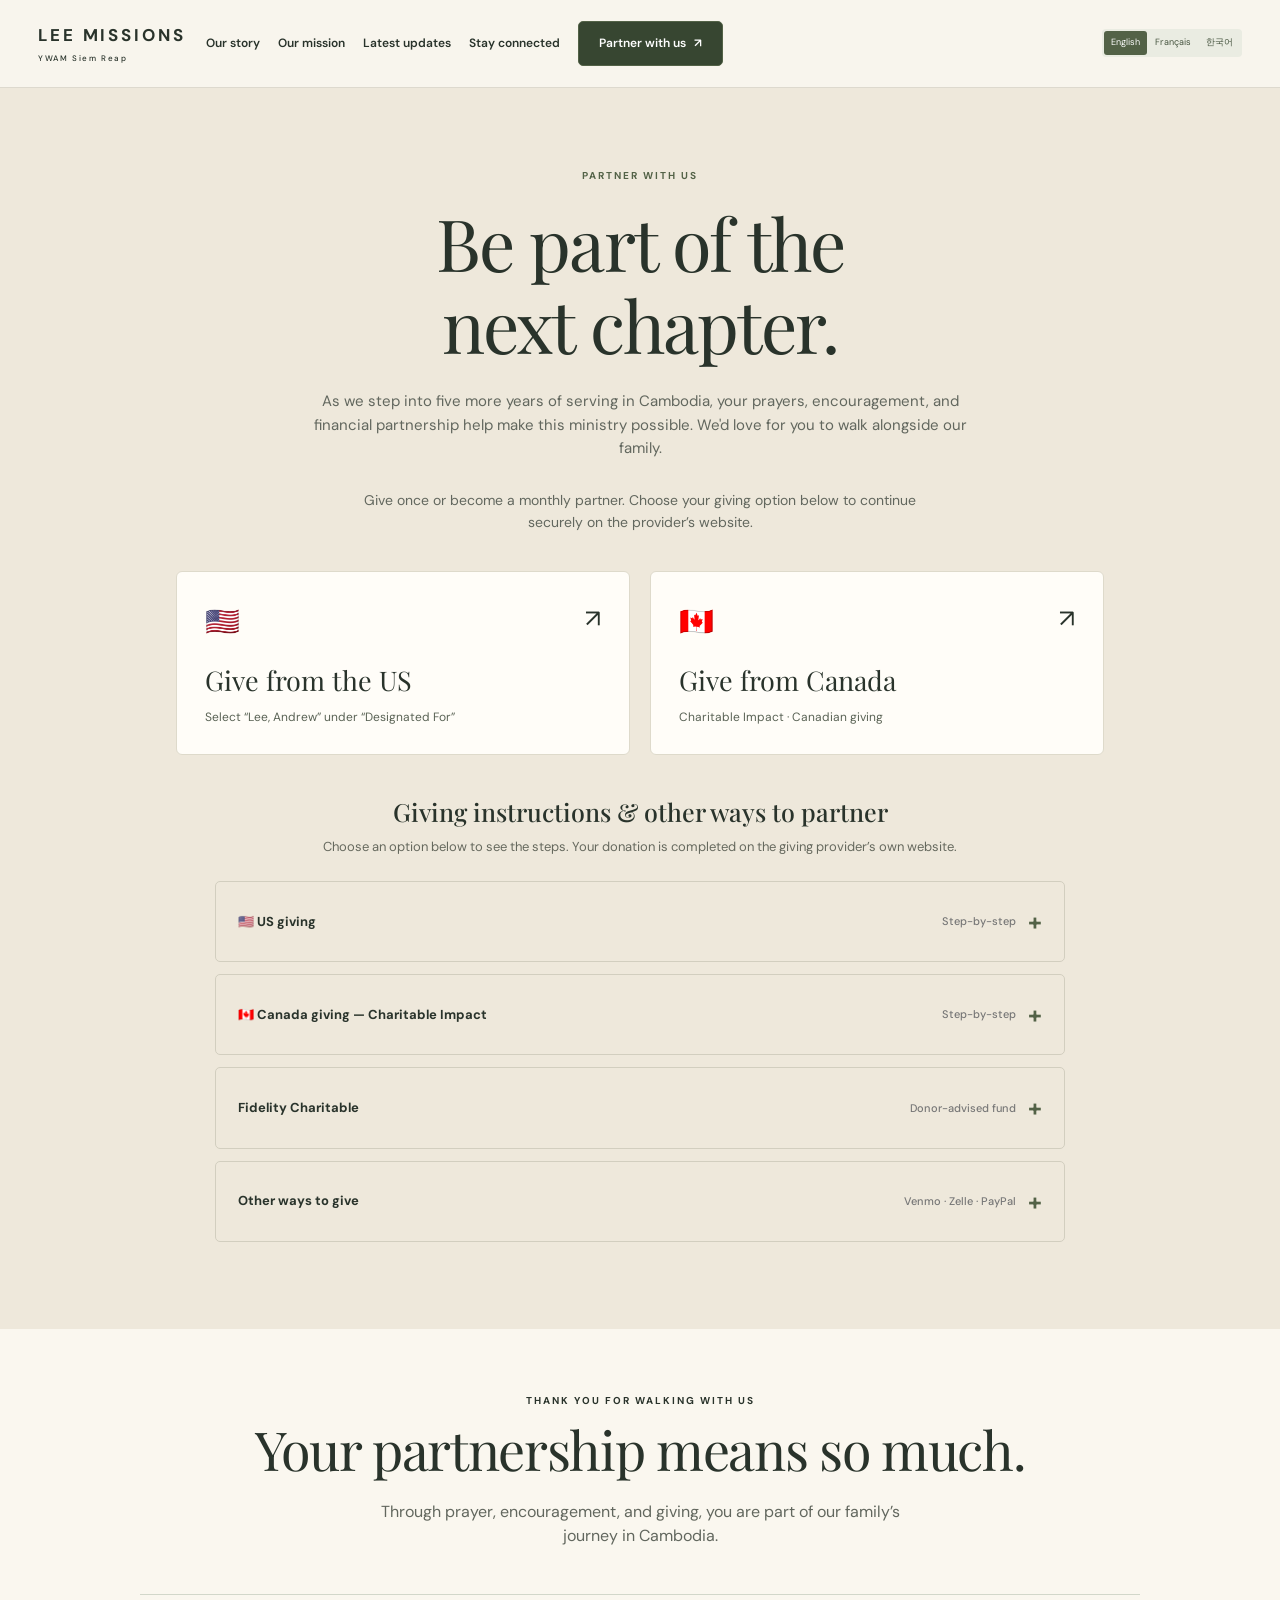
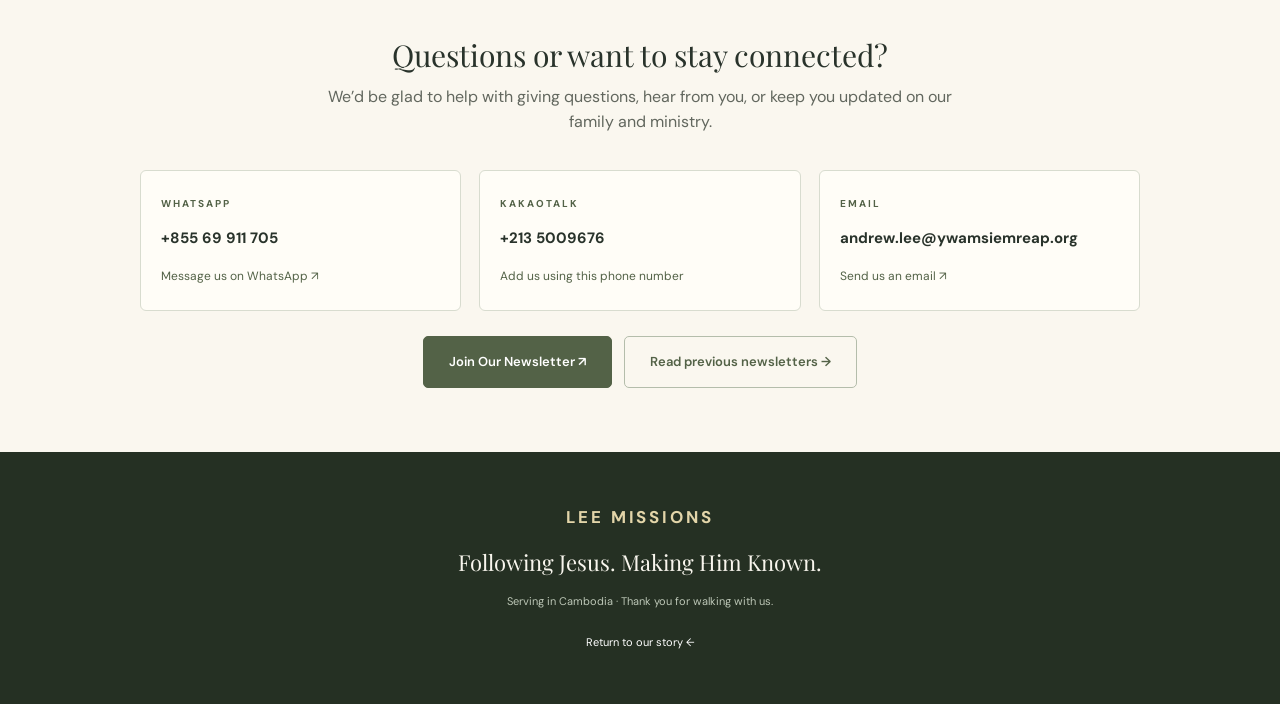
<file: donate/index.html>
<!DOCTYPE html>

<html lang="en"><head><meta charset="utf-8"/><meta content="width=device-width, initial-scale=1" name="viewport"/><meta content="#f8f5ed" name="theme-color"/><title>Donate | Lee Missions</title><link href="https://fonts.googleapis.com" rel="preconnect"/><link crossorigin="" href="https://fonts.gstatic.com" rel="preconnect"/><link href="https://fonts.googleapis.com/css2?family=DM+Sans:wght@400;500;600;700&amp;family=Playfair+Display:wght@400;500;600&amp;display=swap" rel="stylesheet"/><meta name="description" content="Support the Lee family’s ministry in Cambodia. Find US and Canadian giving options, monthly partnership, and other ways to give."><link rel="stylesheet" href="../styles.css"><script src="../script.js" defer></script><script src="../i18n.js" defer></script></head><body class="donate-page"><a class="skip-link" href="#main">Skip to content</a><header><nav class="nav" aria-label="Main navigation"><a class="brand" href="../index.html#home">LEE MISSIONS<span>YWAM Siem Reap</span></a><button class="menu-toggle" aria-expanded="false" aria-controls="navigation" type="button">Menu <span aria-hidden="true">☰</span></button><div class="navlinks" id="navigation"><a href="../index.html#family">Our story</a><a href="../index.html#mission">Our mission</a><a href="../index.html#now">Latest updates</a><a href="../index.html#connect">Stay connected</a><a class="pill" href="#give" aria-current="page">Partner with us <span aria-hidden="true">↗</span></a></div><div class="language-switch" role="group" aria-label="Website language"><button type="button" data-language="en" lang="en" aria-pressed="true">English</button><button type="button" data-language="fr" lang="fr" aria-pressed="false">Français</button><button type="button" data-language="ko" lang="ko" aria-pressed="false">한국어</button></div></nav></header><main id="main"><section class="giving" id="give"><div class="wrap center"><div class="eyebrow" style="color:var(--olive)">Partner with us</div><h1 class="section-title">Be part of the<br>next chapter.</h1><p class="lead">As we step into five more years of serving in Cambodia, your prayers, encouragement, and financial partnership help make this ministry possible. We'd love for you to walk alongside our family.</p><p class="donation-intro">Give once or become a monthly partner. Choose your giving option below to continue securely on the provider’s website.</p><div class="give-grid"><a class="give-card" href="https://giving.ywammontana.org/support" rel="noopener noreferrer" target="_blank"><span class="arrow">↗</span><span class="flag">🇺🇸</span><strong>Give from the US</strong><small>Select “Lee, Andrew” under “Designated For”</small></a><a class="give-card" href="https://my.charitableimpact.com/groups/mission-cambodge-la23" rel="noopener noreferrer" target="_blank"><span class="arrow">↗</span><span class="flag">🇨🇦</span><strong>Give from Canada</strong><small>Charitable Impact · Canadian giving</small></a></div><div class="giving-instructions">
<h3>Giving instructions &amp; other ways to partner</h3>
<p class="give-sub">Choose an option below to see the steps. Your donation is completed on the giving provider’s own website.</p>
<details><summary>🇺🇸 US giving <span>Step-by-step</span></summary><div class="detail-body"><p class="processor-note"><strong>Why the form opens on another organization’s website:</strong> YWAM Montana helps process US donations for our ministry. We serve with YWAM Siem Reap in Cambodia.</p><ol><li>Click Continue to US giving below to open the secure donation form.</li><li>Under Designated For, scroll down and select Lee, Andrew.</li><li>Enter the amount you would like to give.</li><li>Choose a one-time or monthly recurring donation.</li><li>For monthly support, consider creating an account to manage and track donations.</li></ol><a class="pill" href="https://giving.ywammontana.org/support" rel="noopener noreferrer" target="_blank">Continue to US giving ↗</a></div></details>
<details><summary>🇨🇦 Canada giving — Charitable Impact <span>Step-by-step</span></summary><div class="detail-body"><ol><li>Open the Mission Cambodge giving page on Charitable Impact.</li><li>Choose Envoyer une fois (one-time) or Envoyer mensuellement (monthly), and enter the amount in CAD.</li><li>Complete the email, payment card, and Destinataire du reçu fiscal (tax receipt recipient) details requested on the form.</li><li>Review the details and submit on Charitable Impact.</li></ol><a class="pill" href="https://my.charitableimpact.com/groups/mission-cambodge-la23" rel="noopener noreferrer" target="_blank">Give through Charitable Impact ↗</a><p class="fine">The giving provider’s form and instructions may change.</p></div></details>
<details><summary>Fidelity Charitable <span>Donor-advised fund</span></summary><div class="detail-body"><p>If you have a Fidelity Charitable Giving Account, use the following organization details when recommending a grant:</p><dl class="info-list"><div><dt>Organization</dt><dd>YWAM Montana</dd></div><div><dt>Tax ID (EIN)</dt><dd>81-6037128</dd></div><div><dt>Address</dt><dd>501 Blacktail Road, Lakeside, MT 59922</dd></div><div><dt>Use / Purpose</dt><dd>Andrew Lee</dd></div></dl><p class="fine">Grant eligibility and any restrictions are determined by Fidelity Charitable.</p></div></details>
<details><summary>Other ways to give <span>Venmo · Zelle · PayPal</span></summary><div class="detail-body"><div class="alternate"><div><strong>Venmo</strong><p>@andrewreeee</p><a href="https://venmo.com/u/andrewreeee" rel="noopener noreferrer" target="_blank">Open Venmo ↗</a></div><div><strong>Zelle</strong><p>+1 (213) 500-9676</p><button class="copy-btn" id="copy-zelle" type="button">Copy Zelle number</button></div><div><strong>PayPal</strong><p>@swizzyyy</p><a href="https://www.paypal.me/swizzyyy" rel="noopener noreferrer" target="_blank">Open PayPal ↗</a></div></div><p class="fine">Personal payment methods are not presented as tax-deductible charitable donations.</p></div></details>
</div></div></section><section class="donation-thanks"><div class="wrap"><div class="center"><div class="eyebrow">Thank you for walking with us</div><h2 class="section-title">Your partnership means so much.</h2><p>Through prayer, encouragement, and giving, you are part of our family’s journey in Cambodia.</p></div><div class="donate-connect"><div class="center"><h3>Questions or want to stay connected?</h3><p>We’d be glad to help with giving questions, hear from you, or keep you updated on our family and ministry.</p></div><div class="contact-grid"><a class="contact-card" href="https://wa.me/85569911705" target="_blank" rel="noopener noreferrer"><span class="eyebrow">WhatsApp</span><strong data-no-translate>+855 69 911 705</strong><span>Message us on WhatsApp ↗</span></a><div class="contact-card"><span class="eyebrow">KakaoTalk</span><strong data-no-translate>+213 5009676</strong><span>Add us using this phone number</span></div><a class="contact-card" href="mailto:andrew.lee@ywamsiemreap.org"><span class="eyebrow">Email</span><strong data-no-translate>andrew.lee@ywamsiemreap.org</strong><span>Send us an email ↗</span></a></div><div class="link-grid"><a class="pill" href="https://mailchi.mp/ea7e5149fc6e/join-our-mission-journey" target="_blank" rel="noopener noreferrer">Join Our Newsletter ↗</a><a class="pill light" href="https://us1.campaign-archive.com/home/?u=261642a7cc6100b13ab880e6d&amp;id=0cdbbb943e" target="_blank" rel="noopener noreferrer">Read previous newsletters →</a></div></div></div></section></main><footer><a class="brand" href="../index.html">LEE MISSIONS</a><p>Following Jesus. Making Him Known.</p><div>Serving in Cambodia · Thank you for walking with us.</div><a class="back-top" href="../index.html">Return to our story ←</a></footer></body></html>
</file>
<file: styles.css>
:root{--olive:#536247;--dark:#2b3428;--cream:#f8f5ed;--sand:#eae4d6;--ink:#262821}*{box-sizing:border-box}html{scroll-behavior:smooth}body{margin:0;background:var(--cream);color:var(--ink);font-family:'DM Sans',Arial,sans-serif;line-height:1.55}a{color:inherit}header{position:sticky;top:0;z-index:20;background:#f8f5edf5;backdrop-filter:blur(12px);border-bottom:1px solid #ddd9ce}.nav{max-width:1160px;margin:auto;display:flex;align-items:center;justify-content:space-between;padding:15px 22px;gap:14px}.brand{font-weight:700;letter-spacing:.21em;text-decoration:none;white-space:nowrap;font-size:15px}.navlinks{display:flex;align-items:center;gap:23px}.navlinks a{font-size:13px;text-decoration:none;font-weight:600}.navlinks a:hover{text-decoration:underline}.pill{display:inline-flex;align-items:center;justify-content:center;background:var(--olive);color:white;text-decoration:none;border-radius:40px;padding:13px 23px;font-weight:700;font-size:14px;border:1px solid var(--olive);transition:.2s}.pill:hover{background:#374631;transform:translateY(-1px)}.pill.light{background:#fff;color:var(--olive);border-color:#b4bdab}.hero{position:relative;min-height:600px;background:linear-gradient(90deg,rgba(18,26,18,.81),rgba(18,26,18,.42) 45%,rgba(18,26,18,.03) 80%),url('assets/photo-01.webp') center 44%/cover;display:flex;align-items:center}.hero-content{max-width:1160px;width:100%;margin:auto;padding:90px 28px;color:white}.eyebrow{font-size:12px;letter-spacing:.24em;text-transform:uppercase;font-weight:700}.hero h1{font:500 clamp(54px,8vw,104px)/1.03 'Playfair Display',Georgia,serif;margin:10px 0}.hero em{font:italic 400 clamp(23px,3vw,38px) 'Playfair Display',Georgia,serif}.hero p{max-width:410px;margin:24px 0 27px}.wrap{max-width:1130px;margin:auto;padding:84px 24px}.two{display:grid;grid-template-columns:.85fr 1.15fr;gap:55px;align-items:center}.section-title{font:500 clamp(36px,5vw,57px)/1.14 'Playfair Display',Georgia,serif;margin:10px 0 20px}.muted{color:#555a50}.story-photos{display:grid;grid-template-columns:.75fr 1fr;gap:12px;align-items:stretch;height:470px}.story-photos img{width:100%;height:100%;object-fit:cover;border-radius:5px}.story-photos img:first-child{object-position:center 30%}.stack{display:grid;grid-template-rows:1fr 1fr;gap:12px;min-height:0}.stack img{min-height:0}.stats{background:#e8e9de;padding:38px 20px}.stats-inner{max-width:930px;margin:auto;display:grid;grid-template-columns:repeat(3,1fr);gap:20px;text-align:center}.stat strong{font:500 49px 'Playfair Display',Georgia,serif;color:var(--olive);display:block}.stat span{font-size:13px;font-weight:700}.center{text-align:center}.timeline{display:grid;grid-template-columns:repeat(4,1fr);gap:16px;margin-top:42px}.milestone{border-top:2px solid #b9c0af;padding-top:18px;position:relative}.milestone:before{content:'';width:12px;height:12px;border-radius:50%;background:var(--olive);position:absolute;top:-7px;left:0}.milestone small{color:var(--olive);font-weight:700;letter-spacing:.07em}.milestone h3{font:500 23px 'Playfair Display',Georgia,serif;margin:8px 0}.milestone p{font-size:14px;margin:0}.mission{background:var(--dark);color:white}.mission .wrap{padding-top:80px;padding-bottom:86px}.mission .intro{max-width:670px;margin:0 auto 30px;color:#e6e8df}.videos{display:grid;grid-template-columns:1fr 1fr;gap:22px;margin-top:35px}.video-card{border:1px solid #c4cbb7;border-radius:8px;overflow:hidden;background:#414e3c}.video-preview{height:250px;display:flex;align-items:center;justify-content:center;background:linear-gradient(0deg,#1824198c,#18241955),url('assets/photo-01.webp') center/cover}.play{font-size:32px;width:76px;height:76px;border:2px solid white;border-radius:50%;display:grid;place-items:center;background:#ffffff26}.video-bottom{padding:20px}.video-bottom h3{margin:0;font:500 25px 'Playfair Display',Georgia,serif}.video-bottom p{margin:8px 0 0;font-size:13px;color:#e5e6df}.giving{background:#f1e9d8}.giving .wrap{max-width:920px}.giving p.lead{max-width:680px;margin:0 auto 30px}.give-grid{display:grid;grid-template-columns:1fr 1fr;gap:18px}.give-card{background:white;border:1px solid #c5c7bb;border-radius:14px;padding:25px;text-decoration:none;display:block;transition:.2s}.give-card:hover{box-shadow:0 9px 28px #2935211f;transform:translateY(-2px)}.give-card strong{font-size:21px;display:block}.give-card small{color:#5a6355}.flag{font-size:28px}.arrow{float:right;font-size:25px}.secondary-links{margin-top:23px;font-size:13px}.secondary-links a{color:var(--olive);font-weight:700}.connected{background:var(--cream)}.link-grid{display:flex;justify-content:center;gap:12px;flex-wrap:wrap;margin-top:26px}.note{margin-top:22px;color:#666;font-size:12px}footer{background:#253023;color:#f8f5ed;padding:32px 22px;text-align:center;font-size:13px}footer a{color:white}.mobile-menu{display:none}.photos-row{display:grid;grid-template-columns:repeat(3,1fr);gap:12px;margin-top:30px}.photos-row img{width:100%;height:230px;object-fit:cover;border-radius:6px}@media(max-width:800px){.navlinks{gap:11px}.navlinks a{font-size:11px}.nav .pill{padding:10px 13px;font-size:12px}.two{grid-template-columns:1fr;gap:28px}.story-photos{height:420px}.hero{min-height:530px;background-position:60% center}.hero-content{padding:70px 25px}.timeline{grid-template-columns:repeat(2,1fr)}.wrap{padding:62px 22px}}@media(max-width:570px){.nav{padding:12px 16px}.navlinks{display:none}.mobile-menu{display:block;font-size:12px;font-weight:700}.hero{min-height:610px;background:linear-gradient(0deg,rgba(18,26,18,.86),rgba(18,26,18,.08) 80%),url('assets/photo-01.webp') 67% top/cover;align-items:flex-end}.hero-content{padding:45px 20px}.hero h1{font-size:58px}.hero p{font-size:14px}.stats-inner{gap:5px}.stat strong{font-size:37px}.stat span{font-size:11px}.timeline{gap:22px}.milestone h3{font-size:21px}.videos,.give-grid{grid-template-columns:1fr}.video-preview{height:200px}.photos-row img{height:145px}.story-photos{height:340px}.wrap{padding:54px 18px}}

.giving-instructions{max-width:850px;margin:42px auto 0;text-align:left}.giving-instructions>h3{text-align:center;font-family:'Playfair Display',Georgia,serif;font-size:31px;font-weight:500;margin:0 0 5px}.give-sub{text-align:center;color:#66695e;margin:0 0 24px}.giving-instructions details{background:#fffdf9;border:1px solid #dcd9cc;border-radius:13px;margin:12px 0;overflow:hidden}.giving-instructions summary{list-style:none;cursor:pointer;padding:21px 22px;font-weight:700;display:flex;justify-content:space-between;gap:12px;align-items:center}.giving-instructions summary::-webkit-details-marker{display:none}.giving-instructions summary:after{content:'+';font-size:24px;color:var(--olive)}.giving-instructions details[open]>summary:after{content:'−'}.giving-instructions summary span{font-size:12px;font-weight:500;color:#777;flex:1;text-align:right}.detail-body{border-top:1px solid #ece8dd;padding:20px 26px 25px}.detail-body ol{padding-left:21px}.detail-body li{margin:8px 0}.detail-body .pill{margin-top:12px}.giving-instructions .nested{background:#f7f4eb}.giving-instructions .nested summary{padding:13px 16px}.giving-instructions .nested ol{padding:0 28px 14px 38px}.info-list>div{display:flex;gap:15px;padding:11px 0;border-bottom:1px solid #eee}.info-list dt{width:130px;flex-shrink:0;color:#696c61}.info-list dd{margin:0;font-weight:600;overflow-wrap:anywhere}.alternate{display:grid;grid-template-columns:repeat(3,1fr);gap:14px}.alternate>div{border:1px solid #e8e2d7;border-radius:10px;padding:15px}.alternate p{margin:5px 0 9px;overflow-wrap:anywhere}.alternate a{color:var(--olive);font-weight:700}.copy-btn{background:#e7eddf;color:#314329;border:0;border-radius:8px;padding:9px 11px;cursor:pointer;font:inherit;font-size:13px}.fine{font-size:12px;color:#73776c;margin-top:15px}.video-preview{position:relative}.video-preview a:hover{filter:brightness(1.12)}@media(max-width:650px){.alternate{grid-template-columns:1fr}.giving-instructions summary{padding:17px 13px;font-size:14px}.detail-body{padding:16px}.info-list dt{width:105px}}

.photo-stories{background:#f8f5ec;padding:72px 0 85px}
.photo-chapter{margin-top:36px}
.photo-chapter h3{font-family:Georgia,serif;font-size:clamp(25px,3vw,36px);color:#333c2d;margin:0 0 6px}
.chapter-intro{color:#5c6255;margin:0 0 23px;line-height:1.6}
.photo-grid{display:grid;grid-template-columns:repeat(6,minmax(0,1fr));gap:16px}
.photo-tile{grid-column:span 2;background:white;margin:0;border-radius:12px;overflow:hidden;box-shadow:0 5px 18px rgba(40,45,29,.09)}
.photo-tile:nth-child(1),.photo-tile:nth-child(2){grid-column:span 3}
.photo-tile img{display:block;width:100%;height:245px;object-fit:cover}
.photo-tile:nth-child(1) img,.photo-tile:nth-child(2) img{height:300px}
.photo-tile figcaption{padding:15px 17px 19px;display:flex;flex-direction:column;gap:5px}
.photo-tile figcaption strong{font-size:15px;color:#333c2d}
.photo-tile figcaption span{font-size:13px;color:#65695f;line-height:1.45}
@media(max-width:650px){.photo-stories{padding:52px 0}.photo-grid{grid-template-columns:repeat(2,minmax(0,1fr));gap:10px}.photo-tile,.photo-tile:nth-child(1),.photo-tile:nth-child(2){grid-column:span 1}.photo-tile:first-child{grid-column:span 2}.photo-tile img,.photo-tile:nth-child(1) img,.photo-tile:nth-child(2) img{height:180px}.photo-tile:first-child img{height:235px}.photo-tile figcaption{padding:11px}.photo-tile figcaption span{font-size:12px}}


/* Version 5: polish of original version 3, original family-photo hero preserved */
.hero{background-position:center 42%!important;min-height:clamp(530px,55vw,700px)!important}
.hero-content{max-width:590px!important}
.hero h1{font-size:clamp(45px,6.3vw,90px)!important;line-height:1.04!important}
.hero-content p{max-width:470px;line-height:1.65}
.story-photos{height:auto!important;min-height:350px;align-items:stretch}
.story-photos img{object-position:center center}
.photo-stories{padding:58px 0 72px}
.photo-chapter{margin-top:30px;padding-top:12px}
.photo-chapter + .photo-chapter{border-top:1px solid #d7d9ce;padding-top:33px;margin-top:38px}
.photo-grid{gap:14px}
.photo-tile{box-shadow:none;border:1px solid #e4e5dc}
.photo-tile img,.photo-tile:nth-child(1) img,.photo-tile:nth-child(2) img{height:260px;object-fit:contain;background:#eae9e2}
.photo-tile figcaption{padding:12px 15px 15px}
.present-family .photo-tile{grid-column:span 2}
.present-family .photo-tile img{height:260px}
@media(max-width:720px){
 .hero{min-height:590px!important;background-position:60% center!important;
 background-size:cover!important}
 .hero:before{content:"";position:absolute;inset:0;background:linear-gradient(90deg,rgba(12,20,12,.75),rgba(12,20,12,.37))}
 .hero-content{position:relative;z-index:1;padding:40px 22px!important}
 .hero h1{font-size:clamp(44px,11vw,67px)!important}
 .story-photos{min-height:0;gap:8px}
 .story-photos img{height:270px!important;object-fit:contain!important;background:#eae9e2}
 .photo-grid{grid-template-columns:repeat(2,minmax(0,1fr));gap:10px}
 .photo-tile,.photo-tile:nth-child(1),.photo-tile:nth-child(2){grid-column:span 1}
 .photo-tile img,.photo-tile:nth-child(1) img,.photo-tile:nth-child(2) img{height:170px}
 .present-family .photo-tile{grid-column:span 1}
 .present-family .photo-tile:first-child{grid-column:span 2}
 .present-family .photo-tile img{height:190px}
 .photo-tile figcaption{padding:10px}
}
/* Refreshed visual system */
:root{--cream:#faf7ef;--olive:#536247;--dark:#29382d;--ink:#29332b;--sand:#eee8db}body{font-size:16px}section[id]{scroll-margin-top:95px}a,button,summary{-webkit-tap-highlight-color:transparent}a:focus-visible,button:focus-visible,summary:focus-visible{outline:3px solid #b17b3d;outline-offset:5px}.skip-link{position:fixed;top:-80px;left:20px;z-index:100;background:white;padding:12px}.skip-link:focus{top:12px}.nav{max-width:1280px;padding:21px 38px}.brand{font-size:17px;letter-spacing:.17em}.brand span{display:block;font-size:8px;letter-spacing:.2em;margin-top:3px;font-weight:500}.navlinks{gap:28px}.navlinks a{font-size:12px}.navlinks .pill{padding:12px 20px}.menu-toggle{display:none}.pill{gap:20px;border-radius:5px;padding:15px 25px;font-size:13px;font-weight:600}.hero{min-height:690px!important;background-position:center 42%!important}.hero:before{content:"";position:absolute;inset:0;background:linear-gradient(90deg,rgba(15,28,20,.65),rgba(15,28,20,.15) 65%,transparent)}.hero-content{position:relative;z-index:1;max-width:1280px!important;padding:85px 70px!important}.hero .eyebrow{display:flex;align-items:center;gap:13px;font-size:10px;letter-spacing:.23em}.hero .eyebrow:before{content:"";width:30px;height:1px;background:#dfd9ba}.hero h1{font-size:clamp(60px,6.8vw,94px)!important;line-height:1.03!important;font-weight:400;margin:26px 0}.hero h1 em{font-size:inherit;color:#e3d5a9}.hero p{font-size:15px;max-width:355px!important;color:#f1f1e8}.hero-actions{display:flex;gap:28px;align-items:center;margin-top:32px}.hero .pill{background:#ede5ce;color:#29382d;border-color:#ede5ce}.hero-story{font-size:12px;text-decoration:none;border-bottom:1px solid #ffffff70;padding:10px 0}.hero-story span{margin-left:18px}.wrap{max-width:1160px;padding:96px 36px}.eyebrow{font-size:10px;letter-spacing:.2em}.section-title{font-size:clamp(36px,4.2vw,55px);font-weight:400;letter-spacing:-.025em}.two{grid-template-columns:1fr 1fr;gap:85px}.two p{color:#62675e;font-size:15px}.two .pill{margin-top:15px;background:transparent;color:var(--olive)}.story-photos{height:450px!important;min-height:0;gap:12px}.story-photos>img{border-radius:120px 120px 5px 5px;object-fit:cover;height:450px}.story-photos .stack img{height:219px;object-fit:cover}.stats{background:#e9ebdf;padding:34px 20px}.stat strong{font-size:46px}.stat span{font-size:10px;text-transform:uppercase;letter-spacing:.13em;font-weight:500}.stat+.stat{border-left:1px solid #cdd3c2}.timeline{gap:30px}.milestone p{color:#62675e;font-size:13px}.milestone small{font-size:10px}.milestone h3{margin:12px 0}.mission{position:relative;background:#29382d}.mission .intro{font-size:15px;max-width:580px;color:#cbd2c7}.mission .eyebrow{color:#d4c69f}.videos{gap:24px;margin-top:42px}.video-card{border-color:#63705d;background:transparent;border-radius:6px;text-align:left}.video-preview{height:270px}.play{width:60px;height:60px;font-size:20px;backdrop-filter:blur(3px)}.video-bottom{padding:21px 25px}.video-bottom h3{font-size:24px}.giving{background:#eee8db}.giving .wrap{max-width:1000px}.giving .lead{font-size:15px;color:#62675e;max-width:580px}.give-grid{gap:20px;margin:38px 0}.give-card{text-align:left;padding:28px;border:1px solid #dedacb;border-radius:6px;background:#fffdf8}.give-card .flag{display:block;margin-bottom:16px}.give-card strong{font-family:'Playfair Display',Georgia,serif;font-size:27px;font-weight:400;margin-bottom:6px}.give-card small{display:block;font-size:12px}.giving-instructions{margin-top:38px}.giving-instructions>h3{font-size:25px}.give-sub{font-size:13px}.giving-instructions details{border-radius:5px;background:transparent;border-color:#d2cebf}.giving-instructions summary{font-size:13px}.giving-instructions summary span{font-size:11px}.detail-body{font-size:14px}.photo-stories{padding:0;background:var(--cream)}.photo-chapter{margin-top:45px}.photo-chapter h3{font-family:'Playfair Display',Georgia,serif;font-size:27px;font-weight:400}.chapter-intro{font-size:13px}.photo-grid{gap:18px}.photo-tile{border:0;background:#f0ece2;border-radius:4px}.photo-tile img,.photo-tile:nth-child(1) img,.photo-tile:nth-child(2) img{height:280px;background:#eae7dc}.photo-tile figcaption{padding:16px 18px 20px}.photo-tile figcaption strong{font-weight:600;font-size:13px}.photo-tile figcaption span{font-size:12px}.connected{background:#e7ebdf}.connected p{font-size:15px;color:#62675e}.photos-row{max-width:780px;margin:32px auto}.photos-row img{height:240px;border-radius:4px}.link-grid{gap:12px}.link-grid .light{background:transparent}footer{padding:52px 24px;position:relative}footer .brand{color:#e3d5a9}footer p{font-family:'Playfair Display',Georgia,serif;font-size:22px;margin:14px 0}footer div{font-size:11px;color:#bdc7b7}.back-top{display:inline-block;margin-top:24px;font-size:11px;text-decoration:none}
@media(min-width:1500px){.hero{min-height:760px!important}}
@media(max-width:850px){.nav{padding:17px 22px}.navlinks{gap:16px}.navlinks a{font-size:11px}.two{gap:35px}.hero-content{padding:75px 40px!important}.story-photos{height:380px!important}.story-photos>img{height:380px}.story-photos .stack img{height:184px}.wrap{padding:70px 25px}}
@media(max-width:650px){.nav{flex-wrap:wrap;gap:0}.brand{font-size:15px}.menu-toggle{display:flex;gap:12px;align-items:center;background:transparent;border:1px solid #cdd2c5;border-radius:4px;padding:9px 12px;color:var(--ink);font:inherit;font-size:12px}.navlinks{display:none;width:100%;padding-top:20px;flex-direction:column;align-items:stretch;gap:0}.navlinks.is-open{display:flex}.navlinks a{font-size:14px;padding:12px 0}.navlinks .pill{margin-top:8px;padding:13px}.hero{min-height:660px!important;background-position:62% center!important;align-items:flex-end}.hero:before{background:linear-gradient(0deg,rgba(15,28,20,.85),rgba(15,28,20,.08))}.hero-content{padding:54px 25px!important}.hero h1{font-size:60px!important}.hero p{font-size:14px}.hero-actions{gap:22px}.hero-actions .pill{padding:13px 19px}.hero-story{font-size:11px}.two{grid-template-columns:1fr;gap:35px}.story-photos{height:370px!important;grid-template-columns:1fr 1fr}.story-photos>img{height:370px!important;object-fit:cover!important}.story-photos .stack img{height:179px!important;object-fit:cover!important}.section-title{font-size:39px}.wrap{padding:60px 22px}.stats{padding:28px 10px}.stat strong{font-size:34px}.stat span{font-size:8px;letter-spacing:.08em}.timeline{grid-template-columns:1fr 1fr;gap:28px 20px}.milestone h3{font-size:21px}.videos{grid-template-columns:1fr}.video-preview{height:230px}.mission .wrap{padding:60px 22px}.give-card{padding:23px}.giving-instructions summary{gap:8px;padding:17px 13px}.giving-instructions summary span{display:none}.photo-grid{gap:12px}.photo-tile img,.photo-tile:nth-child(1) img,.photo-tile:nth-child(2) img{height:180px}.photo-tile figcaption{padding:12px}.photos-row{gap:8px}.photos-row img{height:150px}.link-grid{flex-direction:column}.photo-chapter+.photo-chapter{margin-top:30px}.info-list>div{gap:8px}}
@media(prefers-reduced-motion:reduce){html{scroll-behavior:auto}*,*:before,*:after{transition:none!important}}

/* Dedicated giving page */
.donate-page .giving .wrap{padding-top:80px;padding-bottom:75px}.donate-page h1{font-size:clamp(46px,6vw,72px);margin:18px 0 25px}.donation-intro{max-width:580px;margin:0 auto;color:#62675e;font-size:14px}.donation-caption{font-size:12px;color:#62675e;margin-top:20px}.donation-thanks .wrap{padding-top:64px;padding-bottom:64px}.donation-thanks p{max-width:560px;margin:0 auto 24px;color:#62675e}.donate-page [aria-current="page"]{background:#374631}@media(max-width:650px){.donate-page .giving .wrap{padding-top:52px;padding-bottom:52px}.donate-page h1{font-size:46px}.donation-thanks .section-title{font-size:34px}}

/* Family portraits: a consistent frame and room for both sibling photos. */
.family-portraits{min-width:0}.family-portraits figure{margin:0;overflow:hidden;border-radius:6px;background:#eee8db}.family-wedding img{display:block;width:100%;height:245px;object-fit:cover;object-position:50% 34%}.family-wedding figcaption{padding:10px 14px;font-size:11px;color:#62675e}.family-siblings{display:grid;grid-template-columns:1fr 1fr;gap:14px;margin-top:14px}.family-siblings img{display:block;width:100%;height:auto;aspect-ratio:3/4;object-fit:cover}.two .family-photo-caption{font-size:12px;text-align:center;margin:12px 0 0;line-height:1.5}@media(max-width:650px){.family-wedding img{height:230px}.family-siblings{gap:10px;margin-top:10px}}

.timeline-photo{display:block;width:100%;height:auto;aspect-ratio:4/5;object-fit:cover;object-position:center 55%;border-radius:6px;margin-top:18px}

.family-together img{display:block;width:100%;height:auto;aspect-ratio:4/3;object-fit:cover;object-position:50% 38%}.family-together figcaption{padding:10px 14px;font-size:11px;color:#62675e}

.family-portraits .named-children{position:relative;margin-top:14px}.named-children img{display:block;width:100%;height:auto}.named-children .child-name{position:absolute;top:72%;color:#fff9e7;font-family:'Caveat','Segoe Print','Bradley Hand',cursive;font-size:clamp(28px,3.5vw,43px);font-weight:600;line-height:1.2;text-shadow:0 2px 5px #24321c,0 0 12px #24321c80;transform:translateX(-50%) rotate(-5deg)}.named-children .name-left{left:28%}.named-children .name-right{left:62%;transform:translateX(-50%) rotate(4deg)}

.family-portraits .named-portrait{position:relative;margin-top:14px}.family-portraits .named-parents{margin-top:0}.named-portrait img{display:block;width:100%;height:auto}.portrait-name{position:absolute;font-family:'Caveat','Segoe Print','Bradley Hand',cursive;font-size:clamp(30px,3.5vw,46px);font-weight:600;line-height:1.2}.named-parents .portrait-name{top:73%;color:#fff9e7;text-shadow:0 2px 5px #24321c,0 0 12px #24321c80}.parent-left{left:17%;transform:rotate(-6deg)}.parent-right{right:13%;transform:rotate(4deg)}.baby-name{top:68%;left:50%;transform:translateX(-50%) rotate(-4deg);color:#35472e}.baby-date{position:absolute;top:81%;left:10%;width:80%;text-align:center;color:#35472e;font-size:12px}
/* Family introduction above a compact row of portraits. */
.family-intro{max-width:720px;margin:0 auto 38px}.family-intro p{color:#62675e;font-size:16px}.family-intro .pill{margin-top:12px}.family-layout .family-portraits{display:grid;grid-template-columns:repeat(3,minmax(0,1fr));gap:18px;align-items:start}.family-layout .family-portraits figure{margin:0}.family-layout .family-portraits figure img{width:100%;height:360px;object-fit:cover}.family-layout .named-parents img{object-position:center}.family-layout .named-children img{object-position:center 65%}.family-layout .named-baby img{object-position:center}.family-layout .portrait-name,.family-layout .child-name{font-size:34px}.family-layout .named-children .child-name{top:80%}.family-layout .baby-date{font-size:10px}.family-layout .parent-left{left:9%}.family-layout .parent-right{right:7%}
/* A natural vertical scroll, alternating image and story. */
.journey-track{position:relative;margin:52px auto 0;max-width:1000px}.journey-track:before{content:'';position:absolute;top:0;bottom:0;left:50%;width:1px;background:#c1cbb6}.journey-step{display:grid;grid-template-columns:1fr 1fr;gap:100px;align-items:center;position:relative;padding:28px 0 48px}.journey-step:before{content:'';position:absolute;left:50%;top:50%;width:11px;height:11px;background:var(--olive);border:5px solid var(--cream);border-radius:50%;transform:translate(-50%,-50%);box-sizing:content-box}.journey-copy small{font-size:11px;color:var(--olive);letter-spacing:.14em;font-weight:700}.journey-copy h3{font:400 32px 'Playfair Display',Georgia,serif;margin:12px 0}.journey-copy p{color:#62675e;font-size:15px}.journey-image{margin:0;overflow:hidden;border-radius:6px}.journey-image img{display:block;width:100%;height:320px;object-fit:cover}.journey-step:first-child img{object-position:center 34%}.journey-step:nth-child(even) .journey-copy{grid-column:2;grid-row:1}.journey-step:nth-child(even) .journey-image{grid-column:1;grid-row:1}.journey-step.will-reveal{opacity:0;transform:translateY(25px);transition:opacity .7s ease,transform .7s ease}.journey-step.is-visible{opacity:1;transform:none}
.mission-films{display:grid;grid-template-columns:1fr 1fr;gap:26px;margin-top:40px}.mission-film{display:block;text-decoration:none;text-align:left;background:#344638;border:1px solid #64725e;border-radius:8px;overflow:hidden}.film-poster{position:relative;aspect-ratio:16/9;background:#1c2b21;overflow:hidden}.film-poster img{display:block;width:100%;height:100%;object-fit:cover}.film-play{position:absolute;left:50%;top:50%;transform:translate(-50%,-50%);width:58px;height:58px;display:grid;place-items:center;border:1px solid #fff;border-radius:50%;background:#18291bcc;color:white}.film-caption{display:flex;justify-content:space-between;align-items:center;gap:15px;padding:24px}.film-caption h3{font:400 23px 'Playfair Display',Georgia,serif;margin:8px 0 0}.film-caption .eyebrow{color:#ddd1ae;font-size:9px}.mission-film:hover .film-play{background:#536247}
.now-section{background:#f3f1e8}.now-lead{color:#62675e}.now-grid{display:grid;grid-template-columns:1fr 1fr;gap:48px;align-items:start;margin-top:40px}.personal-update,.facebook-card{padding:30px;border:1px solid #d8dccf;border-radius:8px;background:#fffdf7}.personal-update{margin-bottom:22px}.personal-update h3,.facebook-card h3{font:400 28px 'Playfair Display',Georgia,serif;margin:12px 0}.personal-update p,.facebook-card p{color:#62675e;font-size:14px}.personal-update a,.facebook-card>a{color:#42533b;font-size:13px;font-weight:600}.personal-update time{display:block;font-size:12px;margin-bottom:12px;color:#62675e}.facebook-card{text-align:center}.facebook-card .feed-note{font-size:11px;margin-top:20px}#facebook-feed{margin:20px auto 0;max-width:340px;overflow:hidden}#facebook-feed iframe{display:block;max-width:100%}.facebook-card [hidden]{display:none}
@media(max-width:850px){.family-layout .family-portraits{gap:12px}.family-layout .family-portraits figure img{height:280px}.family-layout .portrait-name,.family-layout .child-name{font-size:26px}.journey-step{gap:60px}.now-grid{gap:22px}.personal-update,.facebook-card{padding:22px}}
@media(max-width:650px){.family-layout .family-portraits{grid-template-columns:1fr 1fr}.family-layout .named-parents{grid-column:1/-1;max-width:390px;width:100%;justify-self:center}.family-layout .family-portraits .named-parents img{height:auto}.family-layout .family-portraits figure img{height:240px}.family-layout .named-parents .portrait-name{font-size:34px}.family-layout .named-children .child-name{font-size:23px}.family-layout .named-children .name-left{left:23%}.family-layout .named-children .name-right{left:70%}.family-layout .baby-date{font-size:9px;top:84%;left:5%;width:90%}.journey-track:before{left:8px}.journey-step{grid-template-columns:1fr;gap:20px;padding:20px 0 38px 35px}.journey-step:before{left:8px;top:35px}.journey-step:nth-child(even) .journey-copy,.journey-step:nth-child(even) .journey-image{grid-column:auto;grid-row:auto}.journey-image img{height:280px}.journey-copy h3{font-size:28px}.mission-films,.now-grid{grid-template-columns:1fr}.film-caption{padding:20px}.facebook-card{padding:18px}.family-intro p{font-size:15px}}
@media(prefers-reduced-motion:reduce){.journey-step.will-reveal{opacity:1;transform:none}}
@media(max-width:650px){.family-layout .named-children .child-name{font-size:18px}.family-layout .named-children .name-left{left:24%}.family-layout .named-children .name-right{left:73%}}
/* Language choices remain visible beside navigation on both pages. */
.nav{flex-wrap:wrap;column-gap:20px;row-gap:12px}.language-switch{display:flex;gap:3px;align-items:center;margin-left:auto;padding:3px;background:#eaece2;border-radius:5px}.language-switch button{border:0;background:transparent;color:#45533e;font:inherit;font-size:11px;padding:7px 10px;border-radius:3px;cursor:pointer;white-space:nowrap}.language-switch button[aria-pressed="true"]{background:#536247;color:white}.navlinks{gap:18px}.navlinks .pill{gap:8px}html[lang="ko"] body{word-break:keep-all;overflow-wrap:anywhere}html[lang="ko"] .eyebrow{letter-spacing:.08em}html[lang="fr"] .hero h1{font-size:clamp(48px,6vw,80px)!important}
@media(max-width:1100px){.language-switch{margin-left:0}.navlinks{margin-left:auto}.nav{padding:16px 22px}}
@media(max-width:850px){.navlinks{gap:12px}.navlinks a{font-size:11px}.language-switch{margin-left:auto}}
@media(max-width:650px){.nav .brand{order:0}.menu-toggle{order:1;margin-left:auto}.language-switch{order:2;margin:12px 0 0 auto}.navlinks{order:3;flex-basis:100%;margin-left:0}.nav:after{content:'';order:1;flex-basis:100%;height:0}.language-switch button{padding:7px 11px}.navlinks a{font-size:14px}.hero-actions{flex-wrap:wrap}html[lang="fr"] .hero h1{font-size:48px!important}html[lang="ko"] .hero h1{font-size:48px!important}.giving-instructions summary{overflow-wrap:anywhere}}
.contact-section{background:#f4f0e6;border-top:1px solid #dddccf}.contact-section .center>p{color:#62675e;max-width:580px;margin:0 auto}.contact-grid{display:grid;grid-template-columns:repeat(3,minmax(0,1fr));gap:18px;margin-top:35px}.contact-card{display:flex;flex-direction:column;align-items:flex-start;gap:16px;padding:25px 20px;border:1px solid #d8dccf;border-radius:6px;text-decoration:none;background:#fffdf7;min-width:0}.contact-card strong{font-size:15px;overflow-wrap:anywhere}.contact-card>span:last-child{font-size:12px;color:#536247}.contact-card .eyebrow{color:#536247}.contact-card[href]:hover{border-color:#536247;background:#f1f3e9}.giving-contact{padding:0 20px 38px;margin:0;font-size:14px;color:#536247}@media(max-width:850px){.contact-grid{grid-template-columns:1fr}.contact-card{padding:22px;gap:12px}}
/* Read-only family channel: one chronological stream, no social counters. */
.channel{max-width:760px;margin:38px auto 0;border:1px solid #d6dbce;border-radius:14px;overflow:hidden;background:#f0f2e9;box-shadow:0 10px 35px #29382d08}.channel-header{display:flex;align-items:center;gap:15px;padding:25px;background:#fffdf7;border-bottom:1px solid #dce0d3}.channel-avatar{width:48px;height:48px;border-radius:50%;background:#536247;color:#fff9e7;display:grid;place-items:center;font-family:Georgia,serif;flex-shrink:0}.channel-header h3{font-size:17px;margin:0}.channel-header p{font-size:12px;color:#62675e;margin:4px 0 0}.channel-badge{margin-left:auto;font-size:10px;background:#e9edde;color:#42533b;padding:6px 10px;border-radius:20px;white-space:nowrap}.channel-order{display:flex;justify-content:space-between;padding:18px 28px 0;font-size:11px;color:#62675e}.channel-stream{padding:20px 28px;display:flex;flex-direction:column;gap:22px}.channel-post{background:#fffdf7;border:1px solid #dce0d3;border-radius:3px 14px 14px 14px;padding:25px;scroll-margin-top:170px}.post-meta{display:flex;justify-content:space-between;gap:12px;align-items:center;margin-bottom:16px}.post-meta strong{font-size:13px;color:#42533b}.post-meta time{font-size:11px;color:#74786c}.post-category{font-size:10px;letter-spacing:.07em;text-transform:uppercase;color:#617154}.channel-post h3{font:400 28px/1.25 'Playfair Display',Georgia,serif;margin:10px 0 15px}.channel-post>p{font-size:15px;line-height:1.75;color:#51594e;margin:0 0 20px}.post-link{display:flex;flex-direction:column;gap:6px;background:#eef0e6;border-left:3px solid #6b7b5e;border-radius:4px;padding:17px;text-decoration:none;color:#3d4d34}.post-link span{font-size:14px;font-weight:600}.post-link small{font-size:11px;color:#62675e}.post-link:hover{background:#e3e8d7}.post-photo{display:block;width:100%;height:auto;border-radius:6px;margin-bottom:18px}.channel-footer{text-align:center;padding:0 22px 25px;font-size:12px;color:#62675e}.channel-footer a{color:#42533b;font-weight:600}.channel-social{text-align:center;font-size:12px;color:#62675e;margin:23px auto 0}.channel-social a{color:#42533b}@media(max-width:650px){.channel-header{padding:18px;gap:10px;flex-wrap:wrap}.channel-header h3{font-size:15px}.channel-badge{margin-left:58px}.channel-stream{padding:16px}.channel-order{padding:16px 18px 0}.channel-post{padding:20px}.channel-post h3{font-size:25px}.post-meta{align-items:flex-start;flex-wrap:wrap}.channel-social{line-height:1.8}}

.connected-family-photo{max-width:780px;margin:32px auto}.connected-family-photo img{display:block;width:100%;height:auto;border-radius:8px}
.ministry-story{background:#f6f0e2}.story-heading{max-width:760px;margin:auto}.story-heading>p,.hope-intro p,.hope-reflection{color:#596052;font-size:15px;line-height:1.8}.hope-photo{margin:36px 0 0}.hope-photo img{display:block;width:100%;height:auto;max-height:530px;object-fit:cover;border-radius:8px}.hope-photo figcaption,.hope-team figcaption{font-size:12px;color:#62675e;margin-top:10px}.hope-intro{display:grid;grid-template-columns:1fr 1fr;gap:42px;margin:32px 0}.hope-intro h3{font:400 27px 'Playfair Display',Georgia,serif;margin:0 0 12px}.hope-stats{display:grid;grid-template-columns:repeat(3,1fr);gap:24px;border-top:1px solid #d3d7c7;border-bottom:1px solid #d3d7c7;padding:28px 0;text-align:center}.hope-stats strong{display:block;font:400 42px Georgia,serif;color:#536247;margin-bottom:10px}.hope-stats span{display:block;font-size:12px;color:#596052;max-width:230px;margin:auto}.hope-quote{max-width:750px;margin:38px auto 18px;text-align:center}.hope-quote p{font:italic 400 31px/1.4 'Playfair Display',Georgia,serif;color:#46563d;margin:0}.hope-quote footer{background:none;color:#62675e;padding:12px 0;font:400 11px 'DM Sans',Arial,sans-serif}.hope-reflection{max-width:710px;margin:0 auto 30px;text-align:center}.hope-details{max-width:820px;margin:32px auto 0;border:1px solid #ced4c0;border-radius:6px;background:#fffdf780}.hope-details summary{cursor:pointer;padding:20px;font-weight:600;font-size:14px}.relief-timeline{padding:0 28px 0 46px}.relief-timeline li{padding:10px 0 10px 8px}.relief-timeline strong{font-size:14px;color:#42533b}.relief-timeline p{font-size:14px;color:#596052;line-height:1.7}.hope-team{margin:20px}.hope-team img{width:100%;height:auto;display:block;border-radius:5px}.hope-source{max-width:720px;text-align:center;font-size:11px;color:#73796b;margin:22px auto 0}@media(max-width:650px){.hope-intro{grid-template-columns:1fr;gap:20px}.hope-stats{gap:14px}.hope-stats strong{font-size:30px}.hope-stats span{font-size:10px}.hope-quote p{font-size:25px}.hope-photo img{max-height:none}.hope-details summary{font-size:13px}}
/* Scroll-driven conflict chapter; content stays in normal flow without JS. */
.conflict-scroll{margin-top:48px;--conflict-top:120px}.conflict-stage{padding:24px 0;background:#f6f0e2}.conflict-heading{display:flex;align-items:flex-start;justify-content:space-between;gap:25px;margin-bottom:26px}.conflict-heading h3{font:400 30px/1.25 'Playfair Display',Georgia,serif;margin:10px 0}.conflict-hint{display:none;font-size:12px;color:#62675e}.conflict-skip{font-size:11px;color:#536247;white-space:nowrap}.conflict-track{list-style:none;padding:0;margin:0;display:grid;gap:20px;counter-reset:chapter}.conflict-card{counter-increment:chapter;padding:28px;border:1px solid #cbd1be;border-radius:10px;background:#fffdf7;position:relative}.conflict-card:before{content:'0' counter(chapter);display:block;color:#9ba98c;font:400 48px Georgia,serif;margin-bottom:25px}.conflict-card strong{font:400 25px/1.35 'Playfair Display',Georgia,serif;display:block;color:#3d4f34}.conflict-card p{font-size:15px;line-height:1.8;color:#596052}.conflict-meter,.conflict-controls{display:none}#after-conflict{scroll-margin-top:170px}.conflict-scroll.is-horizontal .conflict-stage{position:sticky;top:var(--conflict-top)}.conflict-scroll.is-horizontal .conflict-window{overflow:hidden;padding:6px 2px 18px}.conflict-scroll.is-horizontal .conflict-track{display:flex;gap:28px;will-change:transform}.conflict-scroll.is-horizontal .conflict-card{flex:0 0 440px;opacity:.5;transform:translateY(12px) scale(.97);transition:opacity .35s ease,transform .35s ease,border-color .35s ease}.conflict-scroll.is-horizontal .conflict-card.is-current{opacity:1;transform:none;border-color:#6b7f59}.conflict-scroll.is-horizontal .conflict-hint{display:block}.conflict-scroll.is-horizontal .conflict-meter{display:block;height:3px;background:#d5dbca;margin-top:12px}.conflict-meter span{display:block;height:100%;width:100%;transform:scaleX(0);transform-origin:left;background:#536247}.conflict-scroll.is-horizontal .conflict-controls{display:flex;gap:18px;align-items:center;justify-content:flex-end;margin-top:14px;font-size:12px;color:#536247}.conflict-controls button{border:1px solid #bbc7ae;border-radius:50%;background:#fffdf7;color:#42533b;width:38px;height:38px;cursor:pointer;font-size:18px}.conflict-controls button:disabled{opacity:.35;cursor:default}@media(max-width:700px){.conflict-heading{display:block}.conflict-heading h3{font-size:27px}.conflict-card{padding:24px}.conflict-card:before{font-size:36px;margin-bottom:16px}.conflict-card strong{font-size:23px}}

.channel-facebook{max-width:760px;margin:36px auto 0}.channel-facebook+#personal-updates{margin-top:24px}
.chapter-details{margin-top:30px}.chapter-details>summary{cursor:pointer;list-style:none;display:flex;justify-content:space-between;gap:18px;padding:20px 24px;border:1px solid #bac6ad;border-radius:6px;color:#42533b;font-weight:600;font-size:14px;background:#fffdf7}.chapter-details>summary::-webkit-details-marker{display:none}.chapter-details>summary:after{content:'+';font-size:21px;line-height:1}.chapter-details[open]>summary:after{content:'−'}.chapter-content{padding-top:8px}.relief-feature{margin:28px 0}.relief-feature img{display:block;width:100%;max-height:450px;object-fit:cover;border-radius:8px}.relief-feature figcaption{font-size:12px;margin-top:10px;color:#62675e}.conflict-window{overflow-x:auto;padding:4px 2px 16px;scrollbar-width:thin;scrollbar-color:#7a8d67 #e0e5d6;overscroll-behavior-x:contain}.conflict-track{display:flex;gap:20px}.conflict-card,.conflict-scroll.is-horizontal .conflict-card{flex:0 0 min(420px,85vw);padding:18px;min-width:0}.conflict-card:before{font-size:24px;margin-bottom:10px}.conflict-photo{width:100%;height:145px;object-fit:cover;border-radius:5px;display:block;margin-bottom:14px}.conflict-card strong{font-size:21px}.conflict-card p{font-size:13px;line-height:1.65;margin-bottom:0}.conflict-heading{margin-bottom:14px}.conflict-heading h3{font-size:25px}.conflict-hint{display:block}.conflict-meter{display:block;height:3px;background:#d5dbca;margin-top:8px}.conflict-controls{display:flex;gap:18px;align-items:center;justify-content:flex-end;margin-top:12px;font-size:12px;color:#536247}.conflict-stage{padding:14px 0}.conflict-scroll.is-horizontal .conflict-window{overflow:hidden}.conflict-scroll.is-horizontal .conflict-track{gap:20px}@media(prefers-reduced-motion:reduce){.conflict-card{transition:none!important}}

/* Homepage navigation overlays the hero image and keeps language choices compact. */
body:not(.donate-page) header{position:absolute;inset:0 0 auto;z-index:20;background:linear-gradient(180deg,rgba(13,24,16,.64),rgba(13,24,16,0));border:0;backdrop-filter:none}
body:not(.donate-page) .brand,body:not(.donate-page) .navlinks a{color:#fff}
body:not(.donate-page) .menu-toggle{color:#fff;border-color:#ffffff66}
.language-switch{gap:1px;padding:2px;border-radius:4px}
.language-switch button{font-size:9px;padding:5px 7px}
body:not(.donate-page) .language-switch{background:#17251c80;border:1px solid #ffffff30}
body:not(.donate-page) .language-switch button{color:#f7f4e9}
body:not(.donate-page) .language-switch button[aria-pressed="true"]{background:#f4edda;color:#29382d}
.journey-read-more{margin-top:10px;padding:11px 17px;font-size:12px}
.journey-image--portrait{background:#e9e4d9}.journey-image--portrait img{object-fit:contain}
.response-breakdown{margin:42px 0}.response-heading{max-width:690px;margin:0 auto 24px;text-align:center}.response-heading h3{font:400 31px 'Playfair Display',Georgia,serif;margin:10px 0 12px}.response-heading p{color:#596052;font-size:14px;line-height:1.75}.response-grid{display:grid;grid-template-columns:repeat(2,minmax(0,1fr));gap:16px}.response-card{position:relative;padding:27px;border:1px solid #cbd2c1;border-radius:7px;background:#fffdf7}.response-number{display:block;color:#879678;font:400 24px 'Playfair Display',Georgia,serif;margin-bottom:18px}.response-card h4{font:400 23px 'Playfair Display',Georgia,serif;margin:0 0 10px;color:#3d4f34}.response-card p{margin:0;color:#596052;font-size:14px;line-height:1.7}.festival-feature{margin:34px 0;padding:30px 34px;border-left:4px solid #657857;background:#e8ebdf}.festival-feature>div{max-width:760px}.festival-feature h3{font:400 28px 'Playfair Display',Georgia,serif;margin:10px 0}.festival-feature p{margin:0;color:#596052;font-size:15px;line-height:1.8}
/* One connected destination for newsletters, social updates, and direct contact. */
.connection-options{display:grid;grid-template-columns:repeat(2,minmax(0,1fr));gap:20px;max-width:980px;margin:34px auto 0}.connection-panel{padding:30px;border:1px solid #cbd2c1;border-radius:7px;background:#f9f7ef;text-align:left}.connection-panel h3{font:400 27px 'Playfair Display',Georgia,serif;margin:10px 0}.connection-panel p{font-size:14px;line-height:1.75;margin:0}.connection-actions{display:flex;flex-direction:column;align-items:flex-start;gap:17px;margin-top:23px}.text-link{color:#42533b;font-size:13px;font-weight:700}.contact-hub{margin-top:60px;padding-top:58px;border-top:1px solid #cbd2c1}.contact-hub .center>p{max-width:580px;margin:0 auto}.processor-note{padding:16px 18px;background:#f5f1e6;border-left:3px solid var(--olive);line-height:1.65;margin:0 0 20px}.processor-note strong{display:block;margin-bottom:4px;color:#3d4f34}.donate-connect{max-width:1000px;margin:45px auto 0;padding-top:40px;border-top:1px solid #d2d7ca}.donate-connect h3{font:400 30px 'Playfair Display',Georgia,serif;margin:0 0 10px}.donate-connect>.center>p{max-width:650px;margin:0 auto;color:#62675e}.donate-connect .contact-grid{text-align:left}.donate-connect .link-grid{margin-top:25px}
@media(max-width:650px){
  .nav{padding:12px 14px;column-gap:7px;row-gap:0}
  .nav .brand{order:0;font-size:13px}
  .language-switch{order:1;margin:0 0 0 auto}
  .language-switch button{font-size:8px;padding:5px 6px}
  .menu-toggle{order:2;margin-left:0;padding:7px 9px}
  .navlinks{order:3;flex-basis:100%;margin-left:0;padding:12px 16px 16px;background:rgba(22,34,25,.96);border-radius:5px}
  .nav:after{display:none}
  .navlinks a{color:#fff}
  .response-grid{grid-template-columns:1fr}.response-card{padding:23px}.response-heading h3{font-size:27px}.festival-feature{padding:24px 22px}.festival-feature h3{font-size:25px}
  .connection-options{grid-template-columns:1fr}.connection-panel{padding:24px}.contact-hub{margin-top:45px;padding-top:43px}.donate-connect{margin-top:35px;padding-top:32px}.donate-connect h3{font-size:26px}
}
</file>
